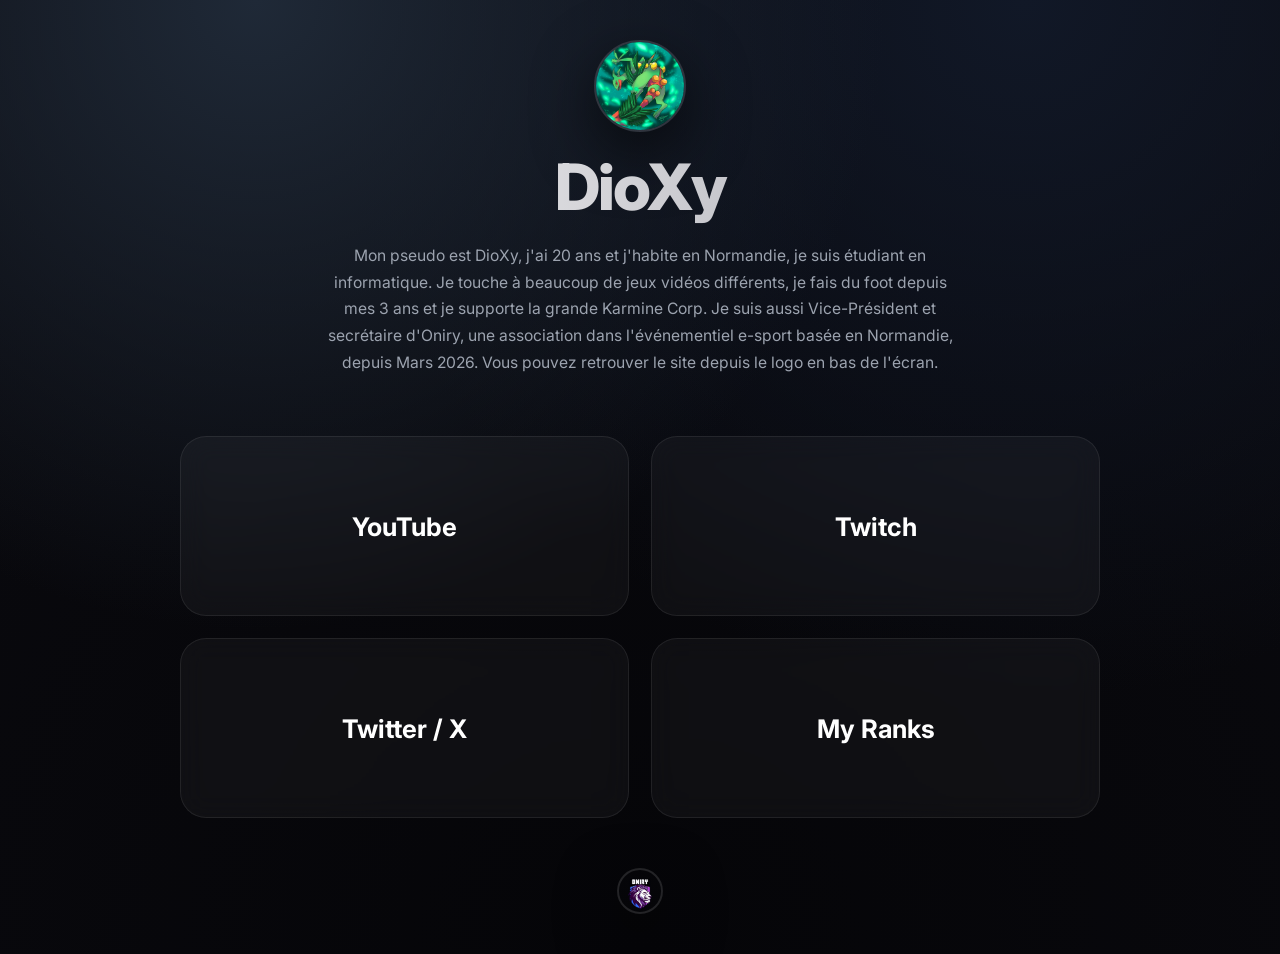
<file: index.html>
<!DOCTYPE html>
<html lang="fr">
<head>
<meta charset="UTF-8">
<meta name="viewport" content="width=device-width, initial-scale=1.0">
<title>DioXy</title>
<link rel="stylesheet" href="styles.css">
<link href="https://fonts.googleapis.com/css2?family=Inter:wght@400;500;600;700;800&display=swap" rel="stylesheet">
</head>
<body>
<div class="container">
    <!-- HEADER -->
    <div class="header">
        <img src="jungko.jpg" class="avatar">
        <h1>DioXy</h1>
        <p class="bio">
            Mon pseudo est DioXy, j'ai 20 ans et j'habite en Normandie, je suis étudiant en informatique.
            Je touche à beaucoup de jeux vidéos différents, je fais du foot depuis mes 3 ans et je supporte
            la grande Karmine Corp. Je suis aussi Vice-Président et secrétaire d'Oniry, une association dans
            l'événementiel e-sport basée en Normandie, depuis Mars 2026. Vous pouvez retrouver le site depuis
            le logo en bas de l'écran.
        </p>
    </div>
    <!-- GRID LINKS -->
    <div class="grid">
        <a class="card youtube" href="https://www.youtube.com/@DioXy_8" target="_blank">
            YouTube
        </a>
        <a class="card twitch" href="https://twitch.tv/dioxy8" target="_blank">
            Twitch
        </a>
        <a class="card twitter" href="https://x.com/DioXy_8" target="_blank">
            Twitter / X
        </a>
        <a class="card ranks" href="index_rank.html">
            My Ranks
        </a>
    </div>

    <!-- FOOTER LOGO -->
    <a href="https://oniry.fr" target="_blank" class="oniry-logo-link">
        <img src="oniry.png" alt="Oniry" class="oniry-logo">
    </a>
</div>
    <script>
document.addEventListener("mousemove", (e) => {
    document.querySelectorAll(".card").forEach(card => {
        const rect = card.getBoundingClientRect();
        const x = e.clientX - rect.left;
        const y = e.clientY - rect.top;
        card.style.setProperty("--x", x + "px");
        card.style.setProperty("--y", y + "px");
    });
});
</script>
</body>
</html>
</file>
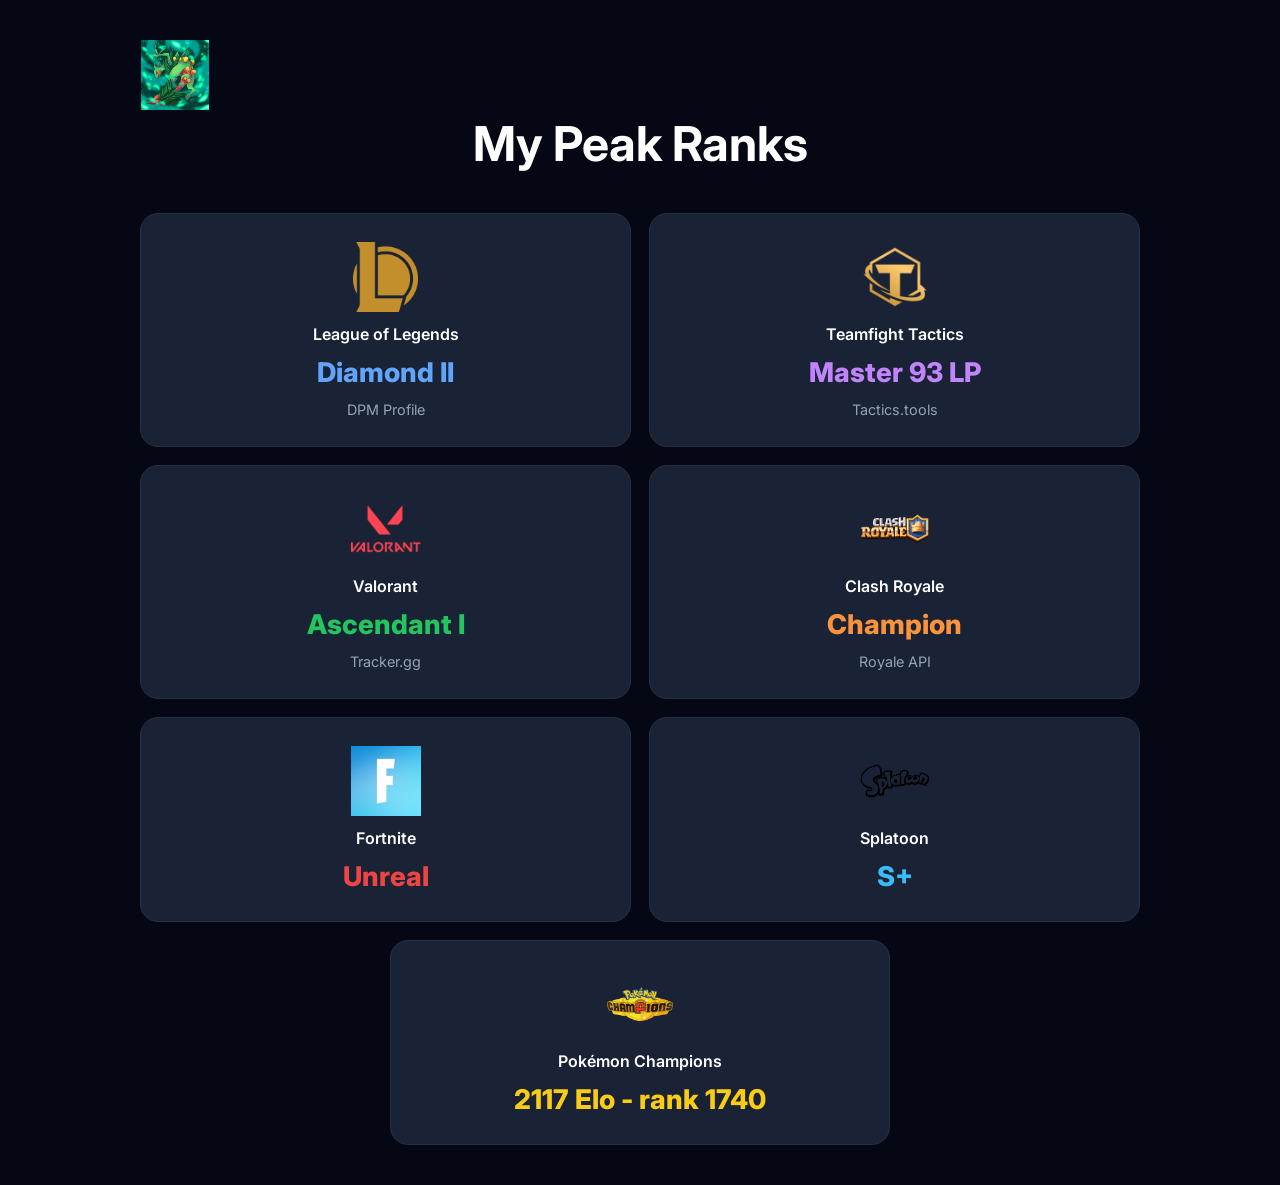
<file: index_rank.html>
<!DOCTYPE html>
<html lang="fr">
<head>
<meta charset="UTF-8">
<meta name="viewport" content="width=device-width, initial-scale=1.0">

<title>DioXy - Ranks</title>

<link rel="stylesheet" href="ranks.css">
<link href="https://fonts.googleapis.com/css2?family=Inter:wght@400;500;600;700;800&display=swap" rel="stylesheet">
</head>

<body>

<div class="container">

    <a class="home-icon" href="index.html">
    <img src="jungko.jpg" alt="home">
</a>

    <h1>My Peak Ranks</h1>

    <div class="grid">

        <!-- LOL -->
        <div class="card">
            <img src="lol-league-of-Legends-logo-3.png">
            <div class="name">League of Legends</div>
            <div class="rank lol">Diamond II</div>
            <a href="https://dpm.lol/DioXy-8888" target="_blank">DPM Profile</a>
        </div>

        <!-- TFT -->
        <div class="card">
            <img src="teamfight-tactics-logo-png_seeklogo-487286.png">
            <div class="name">Teamfight Tactics</div>
            <div class="rank tft">Master 93 LP</div>
            <a href="https://tactics.tools/player/euw/DioXy/8888" target="_blank">Tactics.tools</a>
        </div>

        <!-- VALORANT -->
        <div class="card">
            <img src="Valorant_logo_-_pink_color_version.svg.png">
            <div class="name">Valorant</div>
            <div class="rank valorant">Ascendant I</div>
            <a href="https://tracker.gg/valorant/profile/riot/DioXy%238888/overview?platform=pc&playlist=competitive" target="_blank">Tracker.gg</a>
        </div>

        <!-- CLASH ROYALE -->
        <div class="card">
            <img src="Clash_Royale_Logo.png">
            <div class="name">Clash Royale</div>
            <div class="rank cr">Champion</div>
            <a href="https://royaleapi.com/player/L998YQVQ" target="_blank">Royale API</a>
        </div>

        <!-- FORTNITE -->
        <div class="card">
            <img src="Fortnite_F_lettermark_logo.png">
            <div class="name">Fortnite</div>
            <div class="rank fn">Unreal</div>
        </div>

        <!-- SPLATOON -->
        <div class="card">
            <img src="Splatoon_Logo.png">
            <div class="name">Splatoon</div>
            <div class="rank splatoon">S+</div>
        </div>

        <!-- POKÉMON (CENTRÉ) -->
        <div class="card center">
            <img src="Pokémon_Champions_Logo.webp">
            <div class="name">Pokémon Champions</div>
            <div class="rank pokemon">2117 Elo - rank 1740</div>
        </div>

    </div>

</div>

</body>
</html>
</file>
<file: styles.css>
*{
    margin:0;
    padding:0;
    box-sizing:border-box;
}
body{
    font-family:Inter, sans-serif;
    color:white;
    min-height:100vh;
    padding:40px 20px;
    background:
        radial-gradient(circle at 20% 0%, #1f2937 0%, transparent 45%),
        radial-gradient(circle at 80% 0%, #111827 0%, transparent 50%),
        radial-gradient(circle at bottom, #050508 0%, #0a0a0f 100%);
    overflow-x:hidden;
}
/* NOISE */
body::before{
    content:"";
    position:fixed;
    inset:0;
    pointer-events:none;
    background-image:url("https://www.transparenttextures.com/patterns/noise.png");
    opacity:0.035;
}
/* CONTAINER */
.container{
    width:100%;
    max-width:920px;
    margin:0 auto;
    animation:fadeUp .7s ease-out;
}
/* HEADER */
.header{
    text-align:center;
    margin-bottom:60px;
}
/* AVATAR */
.avatar{
    width:92px;
    height:92px;
    border-radius:50%;
    object-fit:cover;
    display:block;
    margin:0 auto 16px auto;
    border:2px solid rgba(255,255,255,0.12);
    box-shadow:0 20px 60px rgba(0,0,0,0.6);
    transition:.35s ease;
}
.avatar:hover{
    transform:scale(1.08);
    border-color:rgba(255,255,255,0.28);
}
/* TITLE */
h1{
    text-align:center;
    font-size:4rem;
    font-weight:800;
    letter-spacing:-2px;
    background:linear-gradient(90deg,#fff,#a1a1aa);
    -webkit-background-clip:text;
    -webkit-text-fill-color:transparent;
}
.subtitle{
    text-align:center;
    color:#9ca3af;
    margin-top:10px;
}
/* BIO */
.bio{
    text-align:center;
    color:#9ca3af;
    font-size:0.98rem;
    line-height:1.7;
    max-width:640px;
    margin:18px auto 0 auto;
}
/* GRID */
.grid{
    display:grid;
    grid-template-columns:repeat(2,1fr);
    gap:22px;
}
/* CARD */
.card{
    position:relative;
    overflow:hidden;
    text-decoration:none;
    color:white;
    height:180px;
    border-radius:26px;
    display:flex;
    align-items:center;
    justify-content:center;
    flex-direction:column;
    font-weight:700;
    font-size:1.6rem;
    background:rgba(255,255,255,0.04);
    border:1px solid rgba(255,255,255,0.08);
    backdrop-filter: blur(14px);
    -webkit-backdrop-filter: blur(14px);
    transition:transform .35s ease, border-color .35s ease, box-shadow .35s ease;
}
/* LIGHT THAT FOLLOWS MOUSE (GLOBAL) */
.card::before{
    content:"";
    position:absolute;
    inset:-1px;
    background:radial-gradient(
        500px circle at var(--x, 50%) var(--y, 50%),
        rgba(255,255,255,0.14),
        transparent 40%
    );
    opacity:0;
    transition:opacity .2s ease;
}
.card:hover::before{
    opacity:1;
}
/* HOVER LIFT */
.card:hover{
    transform:translateY(-10px) scale(1.03);
    border-color:rgba(255,255,255,0.25);
}
/* COLORS */
.youtube:hover{ box-shadow:0 30px 90px rgba(255,0,0,0.18); }
.twitch:hover{ box-shadow:0 30px 90px rgba(145,70,255,0.18); }
.twitter:hover{ box-shadow:0 30px 90px rgba(255,255,255,0.06); }
.ranks:hover{ box-shadow:0 30px 90px rgba(37,99,235,0.22); }
/* FOOTER */
.footer{
    text-align:center;
    margin-top:60px;
    color:#6b7280;
    font-size:0.9rem;
}
/* ONIRY LOGO FOOTER LINK */
.oniry-logo-link{
    display:flex;
    justify-content:center;
    margin-top:50px;
}
.oniry-logo{
    width:46px;
    height:46px;
    border-radius:50%;
    object-fit:cover;
    border:2px solid rgba(255,255,255,0.12);
    box-shadow:0 20px 60px rgba(0,0,0,0.6);
    transition:.35s ease;
}
.oniry-logo:hover{
    transform:scale(1.12);
    border-color:rgba(255,255,255,0.28);
}
/* ANIMATION */
@keyframes fadeUp{
    from{
        opacity:0;
        transform:translateY(18px);
    }
    to{
        opacity:1;
        transform:translateY(0);
    }
}
/* MOBILE */
@media(max-width:700px){
    .grid{
        grid-template-columns:1fr;
    }
    h1{
        font-size:2.8rem;
    }
}
</file>
<file: ranks.css>
*{
    margin:0;
    padding:0;
    box-sizing:border-box;
}

body{
    font-family:Inter,sans-serif;
    background:#050814;
    color:white;
    padding:40px 20px;
}

.container{
    max-width:1000px;
    margin:auto;
}

/* back */
.back{
    display:inline-block;
    margin-bottom:20px;
    color:#94a3b8;
    text-decoration:none;
}

.back:hover{
    color:white;
}

/* title */
h1{
    text-align:center;
    font-size:3rem;
    margin-bottom:40px;
}

/* GRID */
.grid{
    display:grid;
    grid-template-columns:repeat(2,1fr);
    gap:18px;
}

/* CARD */
.card{
    background:rgba(30,41,59,.85);
    border:1px solid #263244;
    border-radius:18px;

    padding:28px;

    display:flex;
    flex-direction:column;
    align-items:center;
    justify-content:center;
    text-align:center;

    gap:12px;

    transition:.2s;
}

.card:hover{
    transform:translateY(-6px);
    border-color:#3b82f6;
}

/* CENTRAGE POKEMON */
.center{
    grid-column:1 / -1;
    width:50%;
    justify-self:center;
}

/* image */
img{
    width:70px;
    height:70px;
    object-fit:contain;
}

/* name */
.name{
    font-weight:600;
}

/* rank */
.rank{
    font-size:1.7rem;
    font-weight:800;
}

/* LINKS */
a{
    color:#94a3b8;
    text-decoration:none;
    font-size:.9rem;
}

a:hover{
    color:white;
}

/* COLORS */
.lol{color:#60a5fa;}
.tft{color:#c084fc;}
.valorant{color:#22c55e;}
.pokemon{color:#facc15;}
.splatoon{color:#38bdf8;}
.cr{color:#fb923c;}
.fn{color:#ef4444;}

/* MOBILE */
@media(max-width:700px){
    .grid{
        grid-template-columns:1fr;
    }

    .center{
        width:100%;
    }
}
</file>
